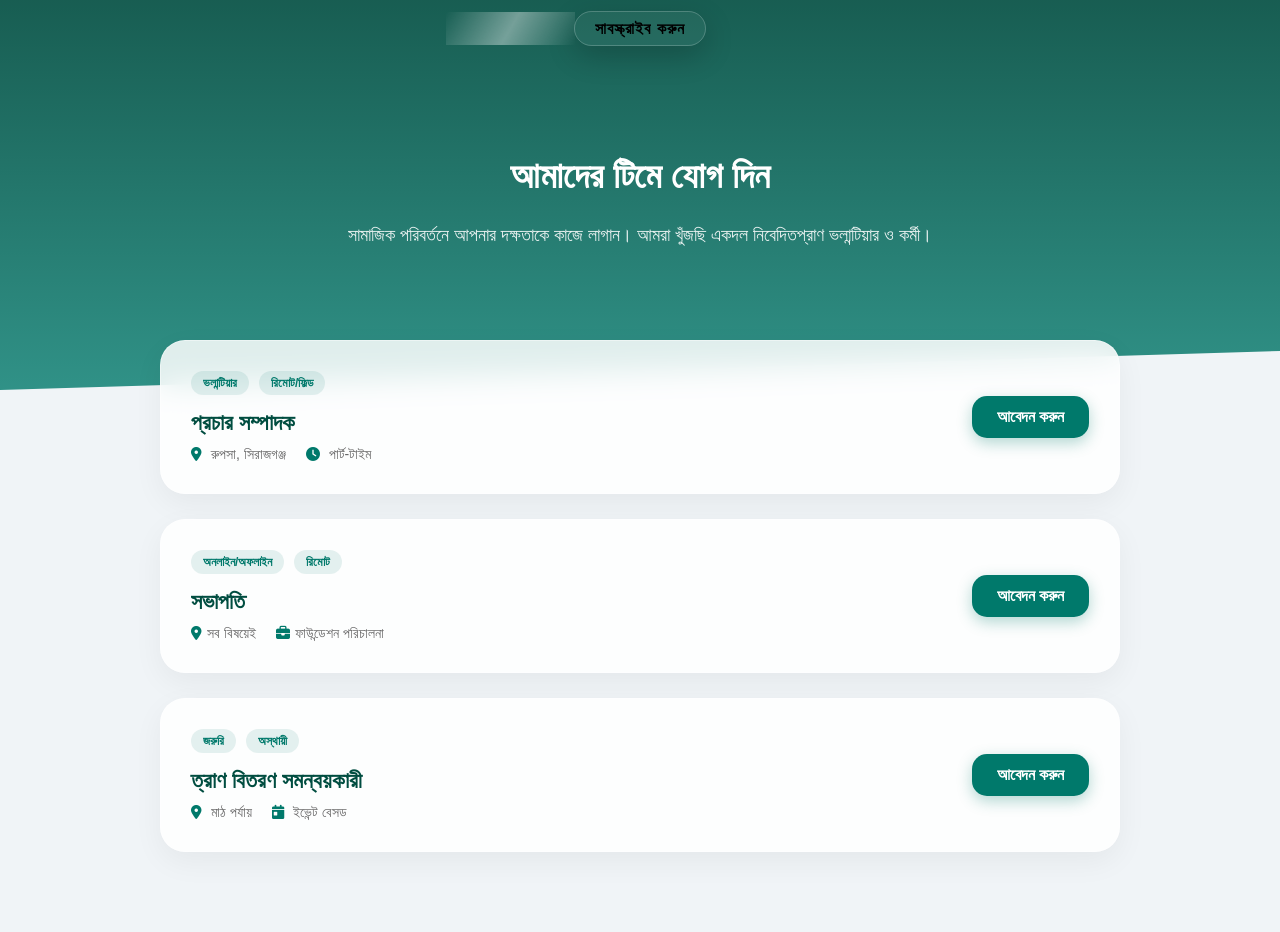
<file: career.html>
<!DOCTYPE html>
<html lang="bn">
<head>
    <meta charset="UTF-8">
    <meta name="viewport" content="width=device-width, initial-scale=1.0">
    <title>ক্যারিয়ার - RJ Foundation</title>
    <link rel="stylesheet" href="https://cdnjs.cloudflare.com/ajax/libs/font-awesome/6.4.0/css/all.min.css">





    <link rel="icon" type="image/png" href="favicon.png">
    
    <style>
        :root {
            --primary: #00796b;
            --secondary: #004d40;
            --accent: #ffb300;
            --glass: rgba(255, 255, 255, 0.85);
            --border: rgba(255, 255, 255, 0.4);
        }

        body {
            font-family: 'Segoe UI', Tahoma, Geneva, Verdana, sans-serif;
            background: #f0f4f7;
            margin: 0;
            padding: 0;
            color: #333;
        }

        /* হিরো সেকশন */
        .career-hero {
            background: linear-gradient(rgba(0, 77, 64, 0.9), rgba(0, 121, 107, 0.8)), 
                        url('https://images.unsplash.com/photo-1522202176988-66273c2fd55f?q=80&w=1200') no-repeat center/cover;
            height: 350px;
            display: flex;
            flex-direction: column;
            justify-content: center;
            align-items: center;
            color: white;
            text-align: center;
            padding: 20px;
            clip-path: polygon(0 0, 100% 0, 100% 90%, 0 100%);
        }

        .career-hero h1 { font-size: 36px; margin-bottom: 10px; }
        .career-hero p { font-size: 18px; max-width: 600px; opacity: 0.9; }

        .container {
            max-width: 1000px;
            margin: -50px auto 80px;
            padding: 0 20px;
            box-sizing: border-box; /* এটি নিশ্চিত করবে কন্টেইনার যেন বাইরে না যায় */
        }

        /* জব কার্ড ডিজাইন - ফিক্সড ভার্সন */
        .job-card {
            background: var(--glass);
            backdrop-filter: blur(15px);
            border-radius: 25px;
            padding: 30px;
            margin-bottom: 25px;
            border: 1px solid var(--border);
            display: flex;
            flex-wrap: nowrap; /* বাটনকে পাশে রাখবে */
            justify-content: space-between;
            align-items: center;
            box-shadow: 0 10px 30px rgba(0,0,0,0.05);
            transition: 0.4s cubic-bezier(0.175, 0.885, 0.32, 1.275);
            box-sizing: border-box; /* প্যাডিং যেন বক্সের বাইরে না ঠেলে */
            overflow: hidden; /* বাড়তি কিছু থাকলে তা কেটে দিবে */
        }

        .job-card:hover {
            transform: scale(1.02);
            box-shadow: 0 15px 40px rgba(0,121,107,0.15);
            border-color: var(--primary);
        }

        .job-info {
            flex: 1; /* টেক্সট যতটুকু সম্ভব জায়গা নিবে */
            min-width: 0; /* টেক্সট বড় হলেও বক্স ফাটবে না */
            margin-right: 20px;
        }

        .job-info h3 {
            font-size: 22px;
            color: var(--secondary);
            margin: 0 0 10px 0;
            white-space: normal; /* টাইটেল বড় হলে নিচে নামবে */
        }

        .job-tags {
            display: flex;
            gap: 10px;
            margin-bottom: 15px;
            flex-wrap: wrap;
        }

        .tag {
            padding: 5px 12px;
            border-radius: 50px;
            font-size: 12px;
            font-weight: bold;
            background: rgba(0, 121, 107, 0.1);
            color: var(--primary);
        }

        .job-meta {
            font-size: 14px;
            color: #666;
            display: flex;
            gap: 20px;
            flex-wrap: wrap;
        }

        .job-meta span i { color: var(--primary); margin-right: 5px; }

        /* অ্যাপ্লাই বাটন - ফিক্সড */
        .apply-btn {
            background: var(--primary);
            color: white !important;
            padding: 12px 25px;
            border-radius: 15px;
            text-decoration: none;
            font-weight: bold;
            transition: 0.3s;
            border: none;
            cursor: pointer;
            box-shadow: 0 5px 15px rgba(0,121,107,0.3);
            flex-shrink: 0; /* বাটন যেন ছোট না হয় */
            text-align: center;
            display: inline-block;
        }

        .apply-btn:hover {
            background: var(--secondary);
            box-shadow: 0 8px 20px rgba(0,77,64,0.4);
        }

        @media (max-width: 768px) {
            .job-card { 
                flex-direction: column; 
                align-items: stretch; 
                text-align: center; 
                padding: 20px;
            }
            .job-info { margin-right: 0; margin-bottom: 20px; }
            .job-tags, .job-meta { justify-content: center; }
            .apply-btn { width: 100%; box-sizing: border-box; }
        }









@import url('https://fonts.googleapis.com/css2?family=Poppins:wght@400;600;800&display=swap');

:root {
  --neon-glow: #00f2fe;
  --neon-purple: #4facfe;
}

/* নেভিগেশন কন্টেইনার - যা বাটনকে মাঝখানে রাখবে */
.ultra-nav {
  position: fixed;
  top: 20px; /* উপর থেকে একটু নিচে ফ্লোটিং স্টাইল */
  left: 0;
  width: 100%;
  display: flex;
  justify-content: center;
  align-items: center;
  z-index: 9999;
  pointer-events: none; /* যাতে পেজের অন্য কিছুতে ক্লিক করতে বাধা না দেয় */
}

/* স্মার্ট সাবস্ক্রাইব বাটন */
.smart-sub-btn {
  pointer-events: auto; /* বাটন ক্লিকযোগ্য করার জন্য */
  position: relative;
  padding: 8px 20px;
  background: rgba(255, 255, 255, 0.05);
  backdrop-filter: blur(15px);
  -webkit-backdrop-filter: blur(15px);
  border: 1px solid rgba(255, 255, 255, 0.2);
  border-radius: 100px;
  color: black;
  font-family: 'Poppins', sans-serif;
  font-size: 16px;
  font-weight: 600;
  text-decoration: none;
  letter-spacing: 1px;
  overflow: hidden;
  transition: all 0.5s cubic-bezier(0.175, 0.885, 0.32, 1.275);
  box-shadow: 0 10px 30px rgba(0, 0, 0, 0.2);
}

/* বাটন হোভার করলে যা হবে */
.smart-sub-btn:hover {
  transform: translateY(-5px) scale(1.05);
  background: #fff;
  color: #000;
  box-shadow: 0 15px 40px rgba(79, 172, 254, 0.4);
  border-color: transparent;
}

/* শিমার (Shimmer) ইফেক্ট - যা বাটনের ওপর দিয়ে লাইট পাস করবে */
.shimmer {
  position: absolute;
  top: 0;
  left: -100%;
  width: 100%;
  height: 100%;
  background: linear-gradient(
    120deg,
    transparent,
    rgba(255, 255, 255, 0.4),
    transparent
  );
  transition: all 0.2s;
  animation: shineLoop 4s infinite linear;
}

@keyframes shineLoop {
  0% { left: -100%; }
  20% { left: 100%; }
  100% { left: 100%; }
}

/* নিয়ন বর্ডার এনিমেশন (নিচে একটি সরু রেখা যা গ্লো করবে) */
.smart-sub-btn::after {
  content: '';
  position: absolute;
  bottom: 0;
  left: 50%;
  width: 0;
  height: 2px;
  background: linear-gradient(90deg, var(--neon-glow), var(--neon-purple));
  transition: all 0.4s ease;
  transform: translateX(-50%);
}

.smart-sub-btn:hover::after {
  width: 80%;
}
        
    </style>
</head>
<body>


<nav class="ultra-nav">
  <div class="nav-center">
    <a href="/subscribe/" class="smart-sub-btn">
      <span class="btn-content">সাবস্ক্রাইব করুন</span>
      <div class="shimmer"></div>
    </a>
  </div>
</nav>
    






    

    <section class="career-hero">
        <h1>আমাদের টিমে যোগ দিন</h1>
        <p>সামাজিক পরিবর্তনে আপনার দক্ষতাকে কাজে লাগান। আমরা খুঁজছি একদল নিবেদিতপ্রাণ ভলান্টিয়ার ও কর্মী।</p>
    </section>

    <div class="container">
        
        <div class="job-card">
            <div class="job-info">
                <div class="job-tags">
                    <span class="tag">ভলান্টিয়ার</span>
                    <span class="tag">রিমোট/ফিল্ড</span>
                </div>
                <h3>প্রচার সম্পাদক</h3>
                <div class="job-meta">
                    <span><i class="fas fa-map-marker-alt"></i> রুপসা, সিরাজগঞ্জ</span>
                    <span><i class="fas fa-clock"></i> পার্ট-টাইম</span>
                </div>
            </div>
            <a href="https://forms.gle/KmE9AguE9iJB3zw18" target="_blank" class="apply-btn">আবেদন করুন</a>
        </div>

        <div class="job-card">
            <div class="job-info">
                <div class="job-tags">
                    <span class="tag">অনলাইন/অফলাইন</span>
                    <span class="tag">রিমোট</span>
                </div>
                <h3>সভাপতি</h3>
                <div class="job-meta">
                    <span><i class="fas fa-map-marker-alt"></i>সব বিষয়েই</span>
                    <span><i class="fas fa-briefcase"></i>ফাউন্ডেশন পরিচালনা</span>
                </div>
            </div>
            <a href="https://forms.gle/PRZVpCuHb7dDRELw8" class="apply-btn">আবেদন করুন</a>
        </div>

        <div class="job-card">
            <div class="job-info">
                <div class="job-tags">
                    <span class="tag">জরুরি</span>
                    <span class="tag">অস্থায়ী</span>
                </div>
                <h3>ত্রাণ বিতরণ সমন্বয়কারী</h3>
                <div class="job-meta">
                    <span><i class="fas fa-map-marker-alt"></i> মাঠ পর্যায়</span>
                    <span><i class="fas fa-calendar-day"></i> ইভেন্ট বেসড</span>
                </div>
            </div>
            <a href="#" class="apply-btn">আবেদন করুন</a>
        </div>

    </div>




<!--Start of Tawk.to Script-->
<script type="text/javascript">
var Tawk_API=Tawk_API||{}, Tawk_LoadStart=new Date();

// শুধুমাত্র চ্যাট আইকনটি উপরে তোলার জন্য নিচের অংশটুকু
Tawk_API.customStyle = {
    visibility : {
        desktop : {
            yOffset : 100 // নিচ থেকে কতটুকু উপরে উঠবে (পিক্সেল)
        },
        mobile : {
            yOffset : 75 // মোবাইলের জন্য পজিশন
        }
    }
};



(function(){
var s1=document.createElement("script"),s0=document.getElementsByTagName("script")[0];
s1.async=true;
s1.src='https://embed.tawk.to/69dbb84d50bab81c348e073d/1jm14fs2g';
s1.charset='UTF-8';
s1.setAttribute('crossorigin','*');
s0.parentNode.insertBefore(s1,s0);
})();
</script>
<!--End of Tawk.to Script-->


    

</body>
</html>
</file>
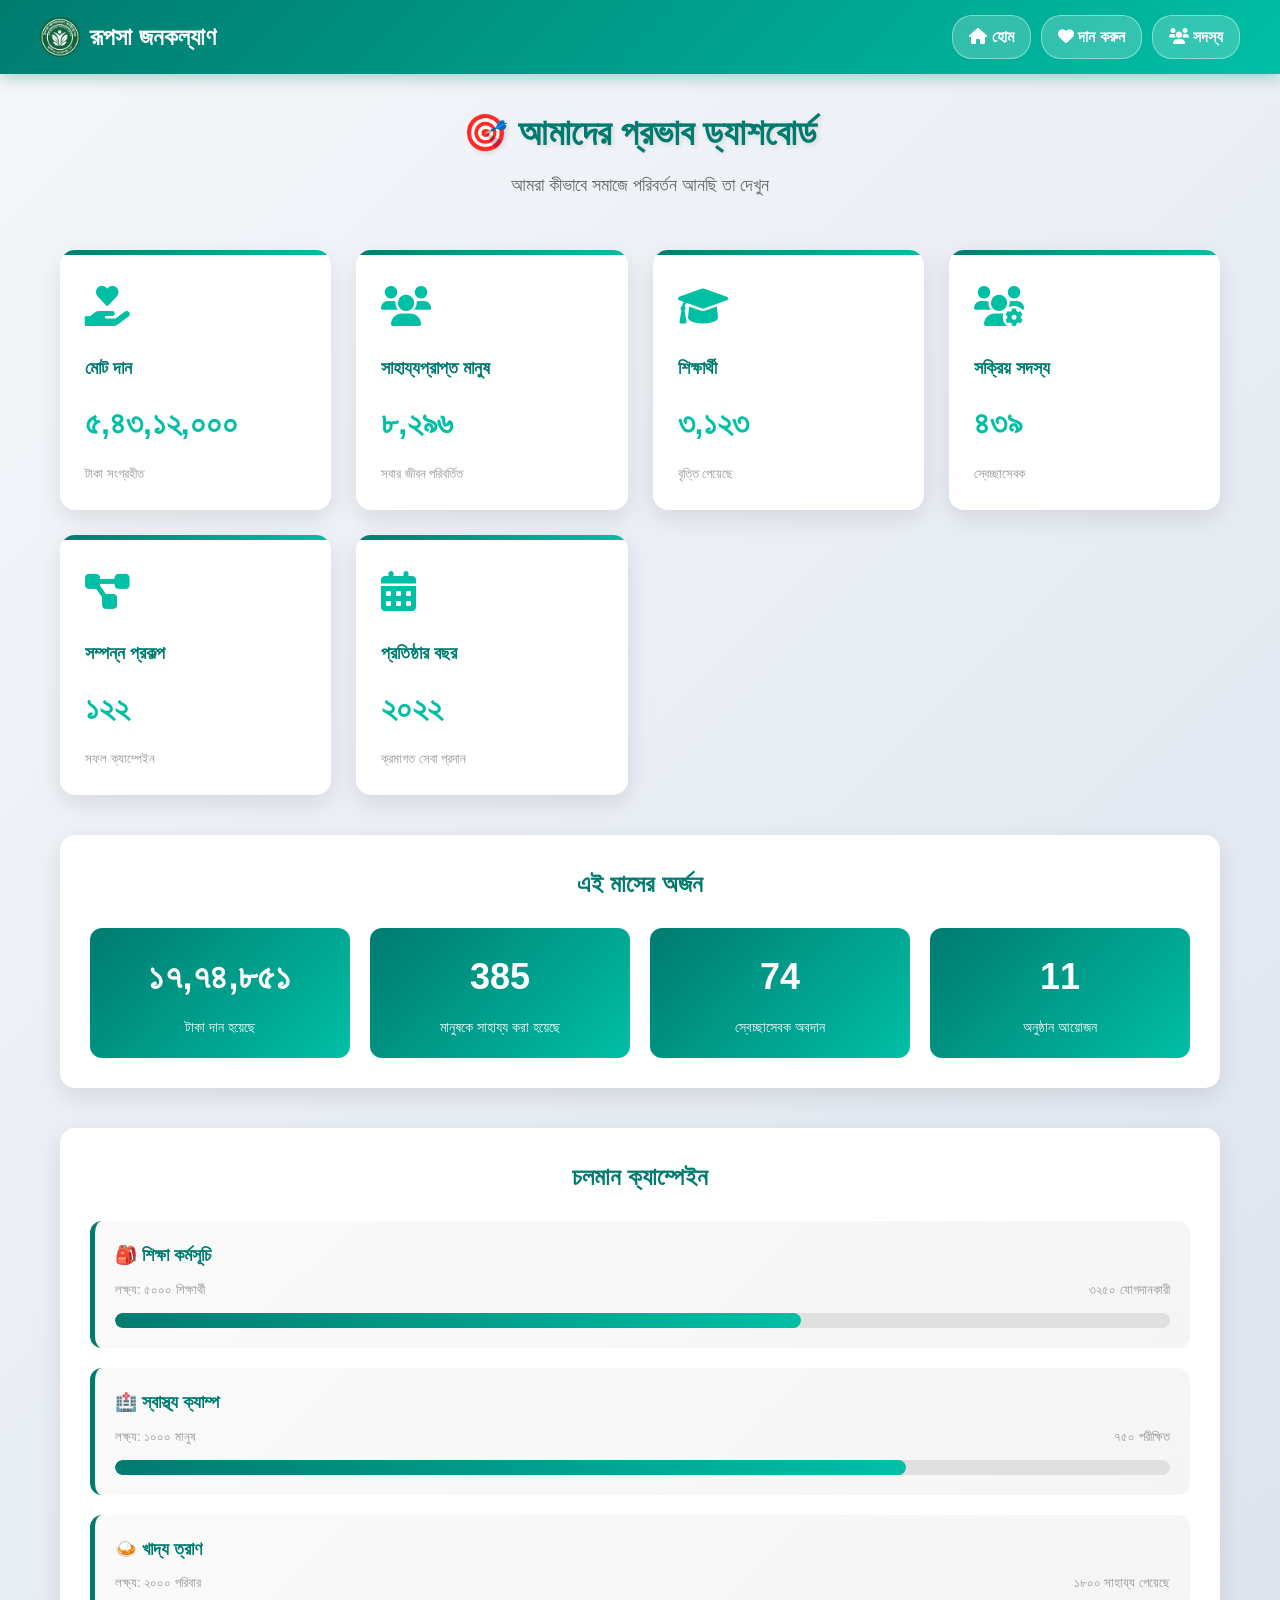
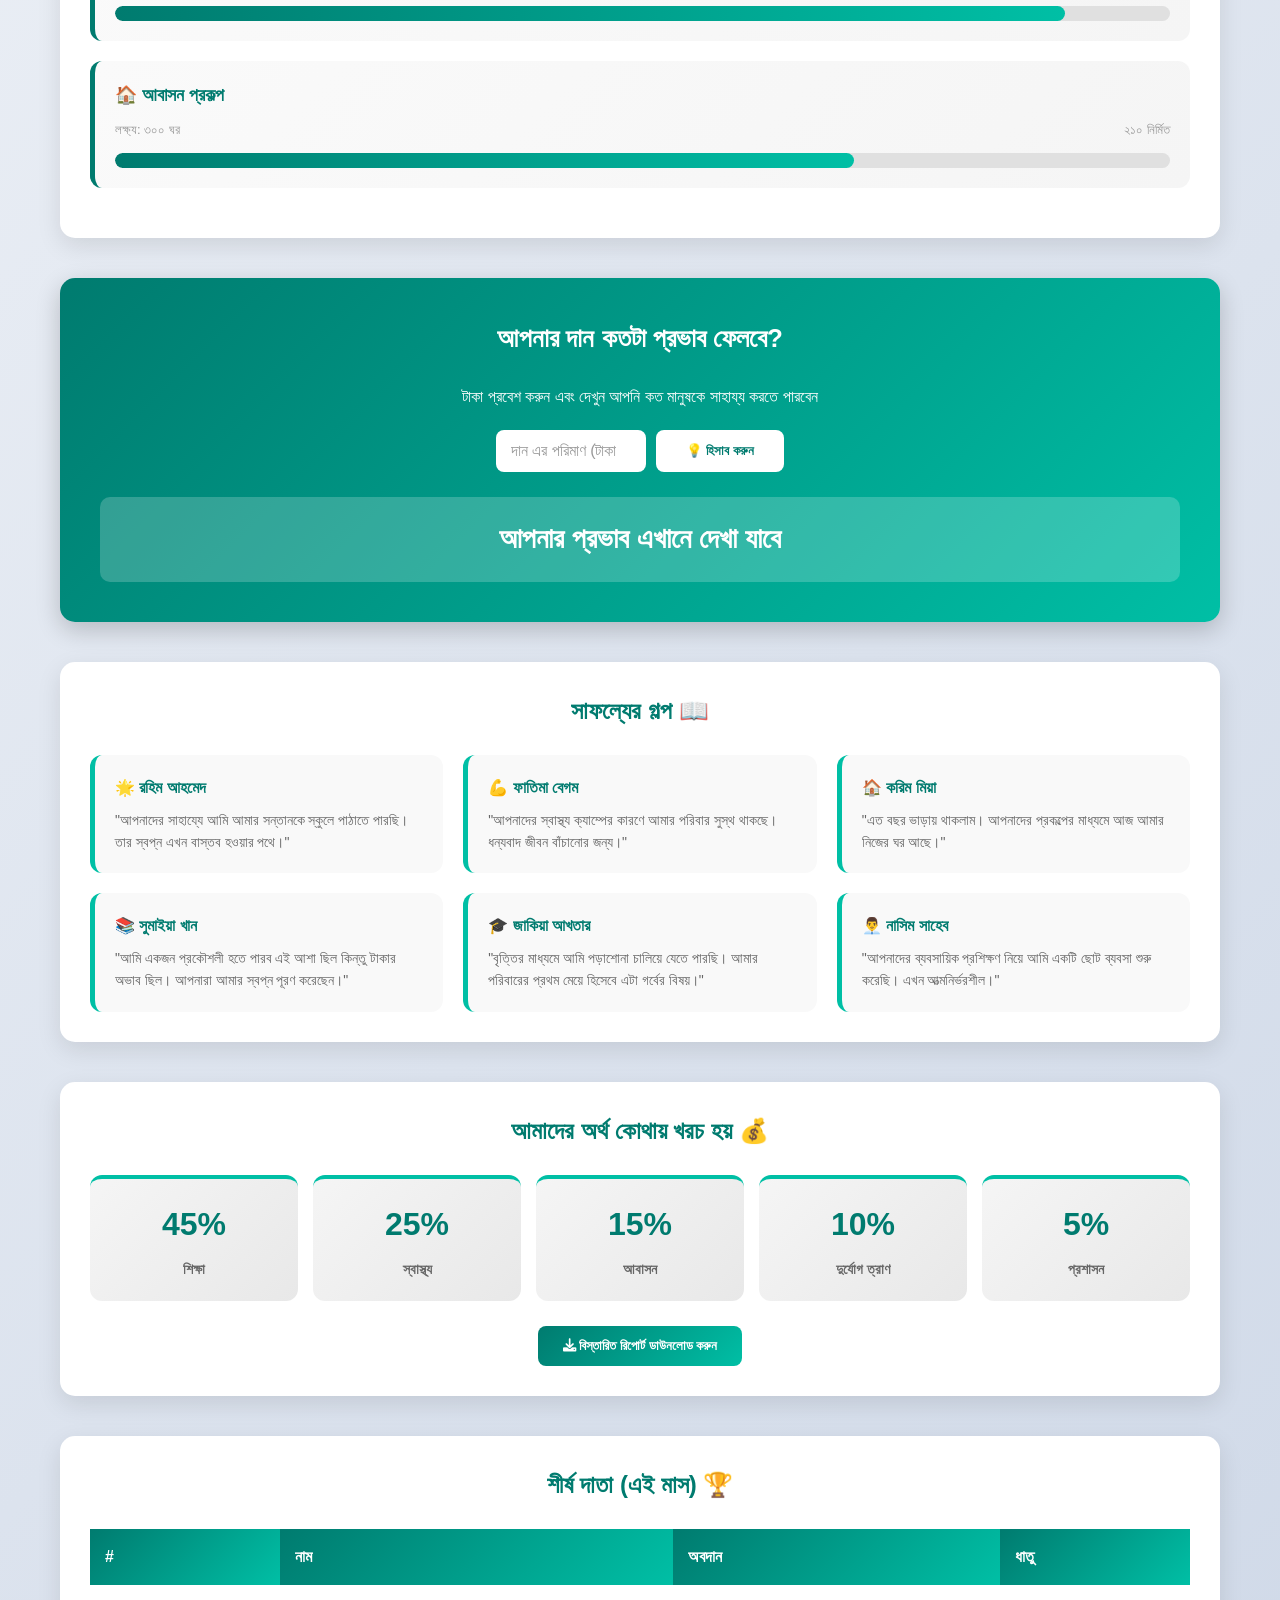
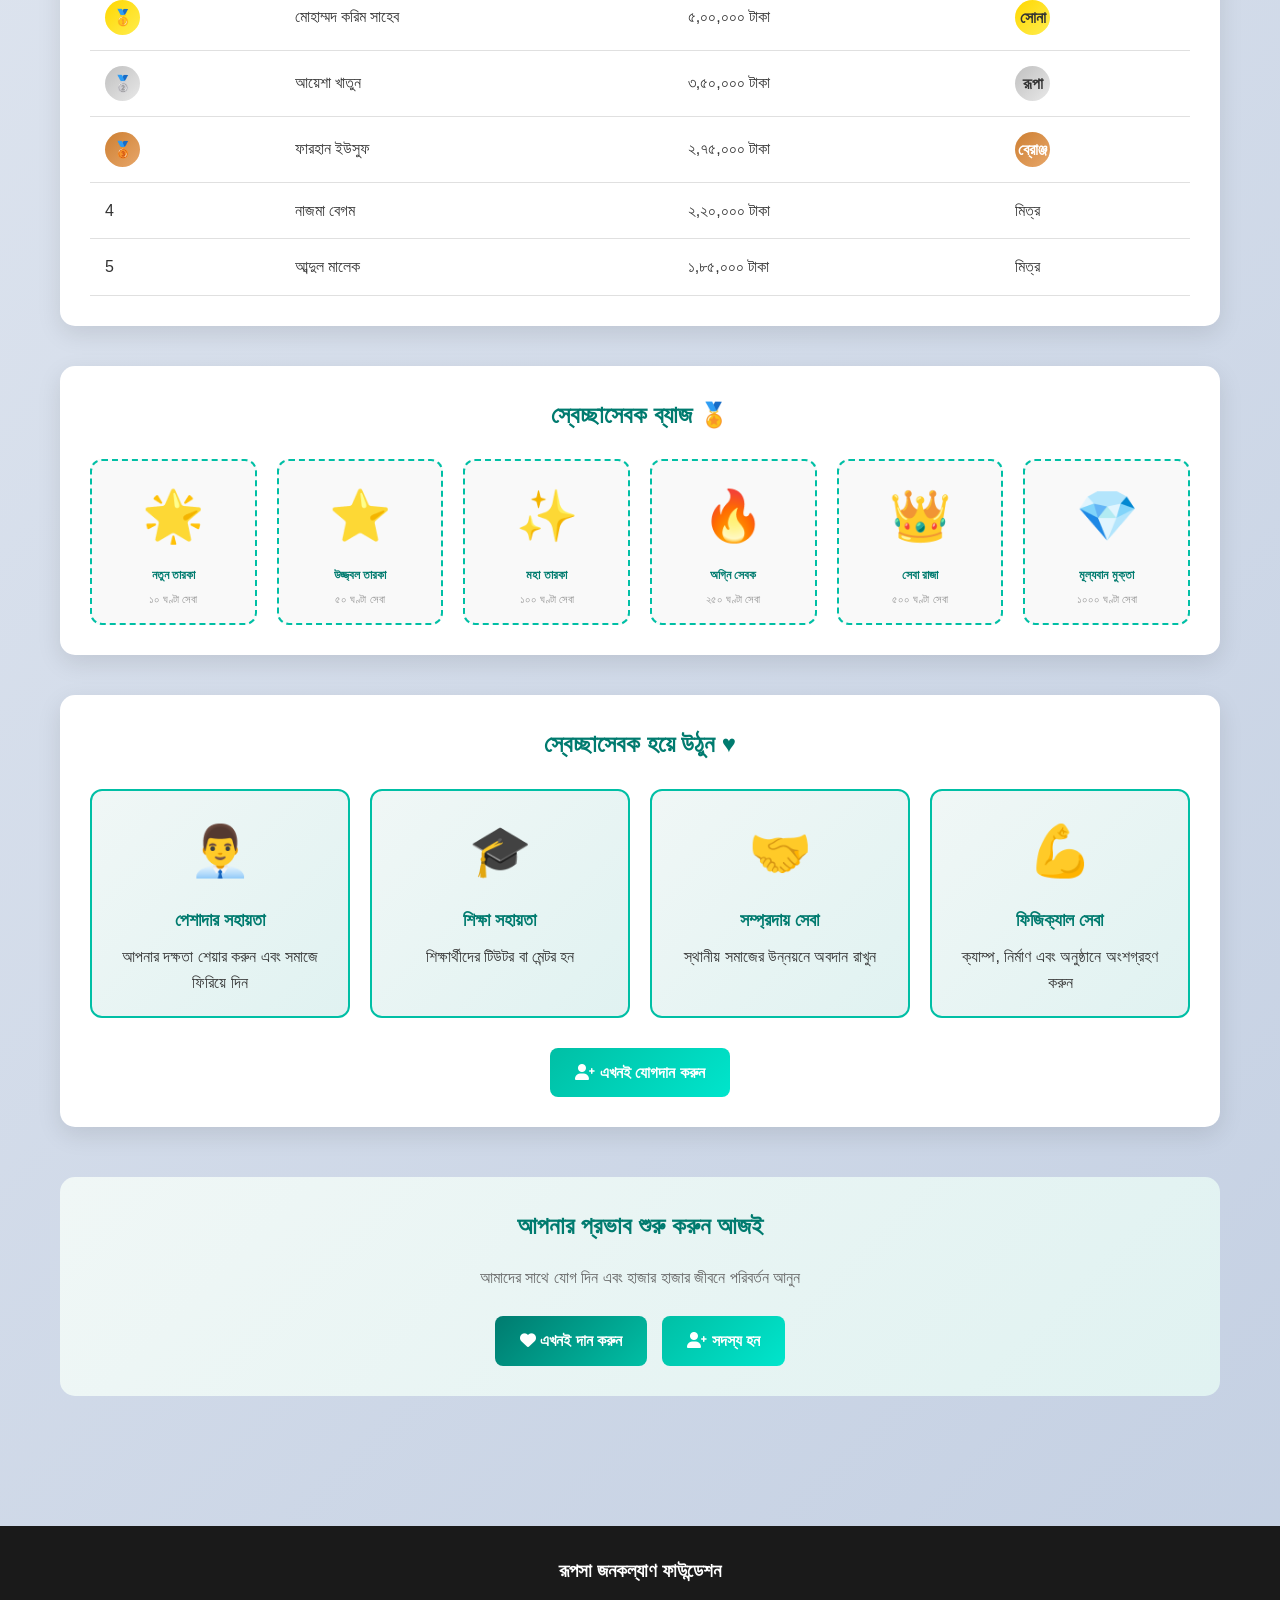
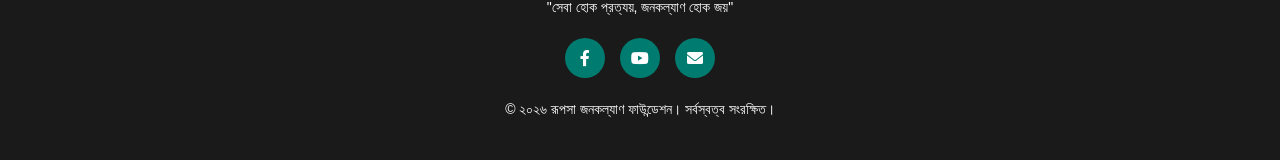
<file: impact-dashboard.html>
<!DOCTYPE html>
<html lang="bn">
<head>
    <meta charset="UTF-8">
    <meta name="viewport" content="width=device-width, initial-scale=1.0">
    <title>ইমপ্যাক্ট ড্যাশবোর্ড | রূপসা জনকল্যাণ ফাউন্ডেশন</title>
    <link rel="stylesheet" href="https://cdnjs.cloudflare.com/ajax/libs/font-awesome/6.0.0/css/all.min.css">
    <link rel="icon" type="image/png" href="favicon.png">
    <style>
        * {
            margin: 0;
            padding: 0;
            box-sizing: border-box;
        }

        :root {
            --primary: #007b6f;
            --secondary: #00bfa5;
            --danger: #ff4444;
            --warning: #ffb300;
            --success: #4caf50;
            --dark: #1a1a1a;
            --light: #f5f5f5;
            --text: #333;
        }

        body {
            font-family: 'Hind Siliguri', 'Segoe UI', sans-serif;
            background: linear-gradient(135deg, #f5f7fa 0%, #c3cfe2 100%);
            color: var(--text);
            line-height: 1.6;
            min-height: 100vh;
        }

        /* ============ নেভিগেশন ============ */
        .navbar {
            background: linear-gradient(135deg, var(--primary) 0%, var(--secondary) 100%);
            padding: 15px 20px;
            position: sticky;
            top: 0;
            z-index: 100;
            box-shadow: 0 4px 15px rgba(0, 123, 111, 0.3);
        }

        .navbar-container {
            max-width: 1200px;
            margin: 0 auto;
            display: flex;
            justify-content: space-between;
            align-items: center;
            flex-wrap: wrap;
            gap: 15px;
        }

        .navbar-logo {
            color: white;
            font-size: 24px;
            font-weight: 700;
            display: flex;
            align-items: center;
            gap: 10px;
        }

        .navbar-logo img {
            width: 40px;
            height: 40px;
            border-radius: 50%;
        }

        .nav-buttons {
            display: flex;
            gap: 10px;
            flex-wrap: wrap;
        }

        .nav-btn {
            background: rgba(255, 255, 255, 0.2);
            color: white;
            border: 1px solid rgba(255, 255, 255, 0.4);
            padding: 8px 16px;
            border-radius: 20px;
            cursor: pointer;
            font-weight: 600;
            transition: all 0.3s ease;
            text-decoration: none;
            display: inline-block;
        }

        .nav-btn:hover {
            background: white;
            color: var(--primary);
            transform: translateY(-2px);
        }

        /* ============ মূল কন্টেইনার ============ */
        .container {
            max-width: 1200px;
            margin: 0 auto;
            padding: 30px 20px;
        }

        /* ============ হেডার সেকশন ============ */
        .header-section {
            text-align: center;
            margin-bottom: 50px;
        }

        .header-section h1 {
            font-size: 36px;
            color: var(--primary);
            margin-bottom: 10px;
            text-shadow: 2px 2px 4px rgba(0, 0, 0, 0.1);
        }

        .header-section p {
            font-size: 18px;
            color: #666;
        }

        /* ============ ড্যাশবোর্ড গ্রিড ============ */
        .dashboard-grid {
            display: grid;
            grid-template-columns: repeat(auto-fit, minmax(250px, 1fr));
            gap: 25px;
            margin-bottom: 40px;
        }

        /* ============ কার্ড স্টাইল ============ */
        .card {
            background: white;
            border-radius: 15px;
            padding: 25px;
            box-shadow: 0 8px 25px rgba(0, 0, 0, 0.1);
            transition: all 0.3s ease;
            position: relative;
            overflow: hidden;
        }

        .card::before {
            content: '';
            position: absolute;
            top: 0;
            left: 0;
            right: 0;
            height: 5px;
            background: linear-gradient(90deg, var(--primary), var(--secondary));
        }

        .card:hover {
            transform: translateY(-10px);
            box-shadow: 0 15px 40px rgba(0, 123, 111, 0.2);
        }

        .card-icon {
            font-size: 40px;
            color: var(--secondary);
            margin-bottom: 15px;
        }

        .card-title {
            font-size: 18px;
            font-weight: 700;
            color: var(--primary);
            margin-bottom: 10px;
        }

        .card-value {
            font-size: 32px;
            font-weight: 800;
            color: var(--secondary);
            margin: 15px 0;
        }

        .card-subtitle {
            font-size: 13px;
            color: #999;
        }

        /* ============ স্ট্যাটিস্টিক্স সেকশন ============ */
        .stats-container {
            background: white;
            border-radius: 15px;
            padding: 30px;
            box-shadow: 0 8px 25px rgba(0, 0, 0, 0.1);
            margin-bottom: 40px;
        }

        .stats-title {
            font-size: 24px;
            font-weight: 700;
            color: var(--primary);
            margin-bottom: 25px;
            text-align: center;
        }

        .stats-grid {
            display: grid;
            grid-template-columns: repeat(auto-fit, minmax(200px, 1fr));
            gap: 20px;
        }

        .stat-item {
            text-align: center;
            padding: 20px;
            background: linear-gradient(135deg, var(--primary) 0%, var(--secondary) 100%);
            border-radius: 12px;
            color: white;
        }

        .stat-number {
            font-size: 36px;
            font-weight: 800;
            margin-bottom: 10px;
        }

        .stat-label {
            font-size: 14px;
            opacity: 0.95;
        }

        /* ============ প্রগতি বার ============ */
        .progress-section {
            background: white;
            border-radius: 15px;
            padding: 30px;
            box-shadow: 0 8px 25px rgba(0, 0, 0, 0.1);
            margin-bottom: 40px;
        }

        .progress-item {
            margin-bottom: 25px;
        }

        .progress-label {
            display: flex;
            justify-content: space-between;
            margin-bottom: 8px;
            font-weight: 600;
            color: var(--text);
        }

        .progress-bar-bg {
            width: 100%;
            height: 15px;
            background: #e0e0e0;
            border-radius: 10px;
            overflow: hidden;
        }

        .progress-bar-fill {
            height: 100%;
            background: linear-gradient(90deg, var(--primary), var(--secondary));
            border-radius: 10px;
            transition: width 1s ease;
        }

        /* ============ সাফল্যের গল্প ============ */
        .stories-container {
            background: white;
            border-radius: 15px;
            padding: 30px;
            box-shadow: 0 8px 25px rgba(0, 0, 0, 0.1);
            margin-bottom: 40px;
        }

        .story-grid {
            display: grid;
            grid-template-columns: repeat(auto-fit, minmax(300px, 1fr));
            gap: 20px;
        }

        .story-card {
            background: #f9f9f9;
            border-radius: 12px;
            padding: 20px;
            border-left: 5px solid var(--secondary);
            transition: all 0.3s ease;
        }

        .story-card:hover {
            transform: translateX(5px);
            box-shadow: 0 8px 20px rgba(0, 191, 165, 0.15);
        }

        .story-name {
            font-weight: 700;
            color: var(--primary);
            margin-bottom: 8px;
        }

        .story-text {
            font-size: 14px;
            color: #666;
            line-height: 1.6;
        }

        /* ============ ভলান্টিয়ার সেকশন ============ */
        .volunteer-section {
            background: white;
            border-radius: 15px;
            padding: 30px;
            box-shadow: 0 8px 25px rgba(0, 0, 0, 0.1);
            margin-bottom: 40px;
        }

        .volunteer-grid {
            display: grid;
            grid-template-columns: repeat(auto-fit, minmax(250px, 1fr));
            gap: 20px;
        }

        .volunteer-card {
            text-align: center;
            padding: 20px;
            background: linear-gradient(135deg, #f0f7f6 0%, #e0f2f1 100%);
            border-radius: 12px;
            border: 2px solid var(--secondary);
        }

        .volunteer-icon {
            font-size: 50px;
            margin-bottom: 15px;
            animation: bounce 2s infinite;
        }

        @keyframes bounce {
            0%, 100% { transform: translateY(0); }
            50% { transform: translateY(-10px); }
        }

        /* ============ ক্যাম্পেইন ট্র্যাকিং ============ */
        .campaign-section {
            background: white;
            border-radius: 15px;
            padding: 30px;
            box-shadow: 0 8px 25px rgba(0, 0, 0, 0.1);
            margin-bottom: 40px;
        }

        .campaign-item {
            background: linear-gradient(135deg, #fafafa 0%, #f5f5f5 100%);
            padding: 20px;
            border-radius: 12px;
            margin-bottom: 20px;
            border-left: 5px solid var(--primary);
        }

        .campaign-name {
            font-size: 18px;
            font-weight: 700;
            color: var(--primary);
            margin-bottom: 10px;
        }

        .campaign-meta {
            display: flex;
            justify-content: space-between;
            font-size: 13px;
            color: #999;
            margin-bottom: 12px;
        }

        /* ============ ডোনার লিডারবোর্ড ============ */
        .leaderboard-section {
            background: white;
            border-radius: 15px;
            padding: 30px;
            box-shadow: 0 8px 25px rgba(0, 0, 0, 0.1);
            margin-bottom: 40px;
        }

        .leaderboard-table {
            width: 100%;
            border-collapse: collapse;
        }

        .leaderboard-table th {
            background: linear-gradient(135deg, var(--primary), var(--secondary));
            color: white;
            padding: 15px;
            text-align: left;
            font-weight: 700;
        }

        .leaderboard-table td {
            padding: 15px;
            border-bottom: 1px solid #e0e0e0;
        }

        .leaderboard-table tr:hover {
            background: #f9f9f9;
        }

        .rank-badge {
            display: inline-block;
            width: 35px;
            height: 35px;
            background: linear-gradient(135deg, var(--primary), var(--secondary));
            color: white;
            border-radius: 50%;
            text-align: center;
            line-height: 35px;
            font-weight: 700;
        }

        .rank-1 { background: linear-gradient(135deg, #ffd700, #ffed4e); color: #333; }
        .rank-2 { background: linear-gradient(135deg, #c0c0c0, #e8e8e8); color: #333; }
        .rank-3 { background: linear-gradient(135deg, #cd7f32, #e8a76a); color: white; }

        /* ============ ট্রান্সপারেন্সি সেকশন ============ */
        .transparency-section {
            background: white;
            border-radius: 15px;
            padding: 30px;
            box-shadow: 0 8px 25px rgba(0, 0, 0, 0.1);
            margin-bottom: 40px;
        }

        .fund-chart {
            display: grid;
            grid-template-columns: repeat(auto-fit, minmax(150px, 1fr));
            gap: 15px;
        }

        .fund-item {
            background: linear-gradient(135deg, var(--light) 0%, #e8e8e8 100%);
            padding: 20px;
            border-radius: 12px;
            text-align: center;
            border-top: 4px solid var(--secondary);
        }

        .fund-percentage {
            font-size: 32px;
            font-weight: 800;
            color: var(--primary);
            margin-bottom: 8px;
        }

        .fund-label {
            font-size: 14px;
            color: #666;
            font-weight: 600;
        }

        /* ============ ইমপ্যাক্ট ক্যালকুলেটর ============ */
        .calculator-section {
            background: linear-gradient(135deg, var(--primary) 0%, var(--secondary) 100%);
            border-radius: 15px;
            padding: 40px;
            box-shadow: 0 8px 25px rgba(0, 0, 0, 0.2);
            margin-bottom: 40px;
            color: white;
            text-align: center;
        }

        .calculator-title {
            font-size: 26px;
            font-weight: 700;
            margin-bottom: 25px;
        }

        .calculator-input {
            display: flex;
            gap: 10px;
            margin-bottom: 25px;
            justify-content: center;
            flex-wrap: wrap;
        }

        .calc-input {
            padding: 12px 15px;
            border: none;
            border-radius: 8px;
            font-size: 16px;
            width: 150px;
        }

        .calc-input::placeholder {
            color: #999;
        }

        .calc-btn {
            background: white;
            color: var(--primary);
            border: none;
            padding: 12px 30px;
            border-radius: 8px;
            font-weight: 700;
            cursor: pointer;
            transition: all 0.3s ease;
        }

        .calc-btn:hover {
            transform: scale(1.05);
            box-shadow: 0 8px 20px rgba(0, 0, 0, 0.2);
        }

        .calculator-result {
            font-size: 28px;
            font-weight: 800;
            background: rgba(255, 255, 255, 0.2);
            padding: 20px;
            border-radius: 10px;
            margin-top: 20px;
            min-height: 60px;
            display: flex;
            align-items: center;
            justify-content: center;
        }

        /* ============ বার্জ/রিওয়ার্ড সেকশন ============ */
        .badges-section {
            background: white;
            border-radius: 15px;
            padding: 30px;
            box-shadow: 0 8px 25px rgba(0, 0, 0, 0.1);
            margin-bottom: 40px;
        }

        .badges-grid {
            display: grid;
            grid-template-columns: repeat(auto-fit, minmax(120px, 1fr));
            gap: 20px;
        }

        .badge-item {
            text-align: center;
            padding: 15px;
            background: #f9f9f9;
            border-radius: 12px;
            border: 2px dashed var(--secondary);
            transition: all 0.3s ease;
        }

        .badge-item:hover {
            transform: scale(1.1);
            background: #f0f7f6;
            border-color: var(--primary);
        }

        .badge-icon {
            font-size: 50px;
            margin-bottom: 10px;
        }

        .badge-name {
            font-weight: 700;
            color: var(--primary);
            font-size: 12px;
        }

        /* ============ ফুটার ============ */
        .footer {
            background: var(--dark);
            color: white;
            text-align: center;
            padding: 30px 20px;
            margin-top: 50px;
        }

        .footer-content {
            max-width: 1200px;
            margin: 0 auto;
        }

        .footer p {
            margin: 10px 0;
            font-size: 14px;
        }

        .social-links {
            display: flex;
            justify-content: center;
            gap: 15px;
            margin: 20px 0;
        }

        .social-links a {
            display: inline-flex;
            align-items: center;
            justify-content: center;
            width: 40px;
            height: 40px;
            background: var(--primary);
            color: white;
            border-radius: 50%;
            transition: all 0.3s ease;
            text-decoration: none;
        }

        .social-links a:hover {
            background: var(--secondary);
            transform: translateY(-5px);
        }

        /* ============ বাটন স্টাইল ============ */
        .btn {
            display: inline-block;
            padding: 12px 25px;
            background: linear-gradient(135deg, var(--primary), var(--secondary));
            color: white;
            border: none;
            border-radius: 8px;
            font-weight: 700;
            cursor: pointer;
            transition: all 0.3s ease;
            text-decoration: none;
        }

        .btn:hover {
            transform: translateY(-3px);
            box-shadow: 0 8px 20px rgba(0, 123, 111, 0.3);
        }

        .btn-secondary {
            background: linear-gradient(135deg, #00bfa5, #00e5cc);
        }

        /* ============ রেসপন্সিভ ডিজাইন ============ */
        @media (max-width: 768px) {
            .header-section h1 {
                font-size: 28px;
            }

            .dashboard-grid {
                grid-template-columns: 1fr;
                gap: 15px;
            }

            .navbar-container {
                flex-direction: column;
            }

            .leaderboard-table {
                font-size: 12px;
            }

            .leaderboard-table th,
            .leaderboard-table td {
                padding: 10px;
            }

            .calculator-section {
                padding: 20px;
            }

            .calculator-input {
                flex-direction: column;
                align-items: center;
            }

            .calc-input {
                width: 100%;
                max-width: 200px;
            }
        }

        /* ============ অ্যানিমেশন ============ */
        @keyframes fadeInUp {
            from {
                opacity: 0;
                transform: translateY(20px);
            }
            to {
                opacity: 1;
                transform: translateY(0);
            }
        }

        .animate-in {
            animation: fadeInUp 0.6s ease-out;
        }

        .counter {
            transition: all 0.3s ease;
        }
    </style>
</head>
<body>
    <!-- নেভিগেশন বার -->
    <div class="navbar">
        <div class="navbar-container">
            <div class="navbar-logo">
                <img src="rupsha_jonokollan_foundation.webp" alt="RJF">
                <span>রূপসা জনকল্যাণ</span>
            </div>
            <div class="nav-buttons">
                <a href="index.html" class="nav-btn"><i class="fas fa-home"></i> হোম</a>
                <a href="donate/" class="nav-btn"><i class="fas fa-heart"></i> দান করুন</a>
                <a href="member/" class="nav-btn"><i class="fas fa-users"></i> সদস্য</a>
            </div>
        </div>
    </div>

    <!-- মূল কন্টেইনার -->
    <div class="container">
        <!-- হেডার সেকশন -->
        <div class="header-section animate-in">
            <h1>🎯 আমাদের প্রভাব ড্যাশবোর্ড</h1>
            <p>আমরা কীভাবে সমাজে পরিবর্তন আনছি তা দেখুন</p>
        </div>

        <!-- প্রধান স্ট্যাটিস্টিকস কার্ড -->
        <div class="dashboard-grid">
            <div class="card animate-in">
                <div class="card-icon"><i class="fas fa-hand-holding-heart"></i></div>
                <div class="card-title">মোট দান</div>
                <div class="card-value counter" data-target="54750000">0</div>
                <div class="card-subtitle">টাকা সংগ্রহীত</div>
            </div>

            <div class="card animate-in">
                <div class="card-icon"><i class="fas fa-users"></i></div>
                <div class="card-title">সাহায্যপ্রাপ্ত মানুষ</div>
                <div class="card-value counter" data-target="8500">0</div>
                <div class="card-subtitle">সবার জীবন পরিবর্তিত</div>
            </div>

            <div class="card animate-in">
                <div class="card-icon"><i class="fas fa-graduation-cap"></i></div>
                <div class="card-title">শিক্ষার্থী</div>
                <div class="card-value counter" data-target="3200">0</div>
                <div class="card-subtitle">বৃত্তি পেয়েছে</div>
            </div>

            <div class="card animate-in">
                <div class="card-icon"><i class="fas fa-users-cog"></i></div>
                <div class="card-title">সক্রিয় সদস্য</div>
                <div class="card-value counter" data-target="450">0</div>
                <div class="card-subtitle">স্বেচ্ছাসেবক</div>
            </div>

            <div class="card animate-in">
                <div class="card-icon"><i class="fas fa-project-diagram"></i></div>
                <div class="card-title">সম্পন্ন প্রকল্প</div>
                <div class="card-value counter" data-target="125">0</div>
                <div class="card-subtitle">সফল ক্যাম্পেইন</div>
            </div>

            <div class="card animate-in">
                <div class="card-icon"><i class="fas fa-calendar-alt"></i></div>
                <div class="card-title">প্রতিষ্ঠার বছর</div>
                <div class="card-value">২০২২</div>
                <div class="card-subtitle">ক্রমাগত সেবা প্রদান</div>
            </div>
        </div>

        <!-- বিস্তারিত স্ট্যাটিস্টিকস -->
        <div class="stats-container animate-in">
            <div class="stats-title">এই মাসের অর্জন</div>
            <div class="stats-grid">
                <div class="stat-item">
                    <div class="stat-number" id="monthDonation">0</div>
                    <div class="stat-label">টাকা দান হয়েছে</div>
                </div>
                <div class="stat-item">
                    <div class="stat-number" id="monthHelped">0</div>
                    <div class="stat-label">মানুষকে সাহায্য করা হয়েছে</div>
                </div>
                <div class="stat-item">
                    <div class="stat-number" id="monthVolunteer">0</div>
                    <div class="stat-label">স্বেচ্ছাসেবক অবদান</div>
                </div>
                <div class="stat-item">
                    <div class="stat-number" id="monthEvent">0</div>
                    <div class="stat-label">অনুষ্ঠান আয়োজন</div>
                </div>
            </div>
        </div>

        <!-- ক্যাম্পেইন ট্র্যাকিং -->
        <div class="campaign-section animate-in">
            <h2 class="stats-title">চলমান ক্যাম্পেইন</h2>
            
            <div class="campaign-item">
                <div class="campaign-name">🎒 শিক্ষা কর্মসূচি</div>
                <div class="campaign-meta">
                    <span>লক্ষ্য: ৫০০০ শিক্ষার্থী</span>
                    <span id="eduProgress">৩২৫০ যোগদানকারী</span>
                </div>
                <div class="progress-bar-bg">
                    <div class="progress-bar-fill" style="width: 65%;"></div>
                </div>
            </div>

            <div class="campaign-item">
                <div class="campaign-name">🏥 স্বাস্থ্য ক্যাম্প</div>
                <div class="campaign-meta">
                    <span>লক্ষ্য: ১০০০ মানুষ</span>
                    <span id="healthProgress">৭৫০ পরীক্ষিত</span>
                </div>
                <div class="progress-bar-bg">
                    <div class="progress-bar-fill" style="width: 75%;"></div>
                </div>
            </div>

            <div class="campaign-item">
                <div class="campaign-name">🍛 খাদ্য ত্রাণ</div>
                <div class="campaign-meta">
                    <span>লক্ষ্য: ২০০০ পরিবার</span>
                    <span id="foodProgress">১৮০০ সাহায্য পেয়েছে</span>
                </div>
                <div class="progress-bar-bg">
                    <div class="progress-bar-fill" style="width: 90%;"></div>
                </div>
            </div>

            <div class="campaign-item">
                <div class="campaign-name">🏠 আবাসন প্রকল্প</div>
                <div class="campaign-meta">
                    <span>লক্ষ্য: ৩০০ ঘর</span>
                    <span id="houseProgress">২১০ নির্মিত</span>
                </div>
                <div class="progress-bar-bg">
                    <div class="progress-bar-fill" style="width: 70%;"></div>
                </div>
            </div>
        </div>

        <!-- ইমপ্যাক্ট ক্যালকুলেটর -->
        <div class="calculator-section animate-in">
            <div class="calculator-title">আপনার দান কতটা প্রভাব ফেলবে?</div>
            <p style="margin-bottom: 20px; font-size: 16px;">টাকা প্রবেশ করুন এবং দেখুন আপনি কত মানুষকে সাহায্য করতে পারবেন</p>
            <div class="calculator-input">
                <input type="number" id="donationAmount" class="calc-input" placeholder="দান এর পরিমাণ (টাকা)">
                <button class="calc-btn" onclick="calculateImpact()">💡 হিসাব করুন</button>
            </div>
            <div class="calculator-result" id="impactResult">
                আপনার প্রভাব এখানে দেখা যাবে
            </div>
        </div>

        <!-- সাফল্যের গল্প -->
        <div class="stories-container animate-in">
            <h2 class="stats-title">সাফল্যের গল্প 📖</h2>
            <div class="story-grid">
                <div class="story-card">
                    <div class="story-name">🌟 রহিম আহমেদ</div>
                    <div class="story-text">
                        "আপনাদের সাহায্যে আমি আমার সন্তানকে স্কুলে পাঠাতে পারছি। তার স্বপ্ন এখন বাস্তব হওয়ার পথে।"
                    </div>
                </div>

                <div class="story-card">
                    <div class="story-name">💪 ফাতিমা বেগম</div>
                    <div class="story-text">
                        "আপনাদের স্বাস্থ্য ক্যাম্পের কারণে আমার পরিবার সুস্থ থাকছে। ধন্যবাদ জীবন বাঁচানোর জন্য।"
                    </div>
                </div>

                <div class="story-card">
                    <div class="story-name">🏠 করিম মিয়া</div>
                    <div class="story-text">
                        "এত বছর ভাড়ায় থাকলাম। আপনাদের প্রকল্পের মাধ্যমে আজ আমার নিজের ঘর আছে।"
                    </div>
                </div>

                <div class="story-card">
                    <div class="story-name">📚 সুমাইয়া খান</div>
                    <div class="story-text">
                        "আমি একজন প্রকৌশলী হতে পারব এই আশা ছিল কিন্তু টাকার অভাব ছিল। আপনারা আমার স্বপ্ন পূরণ করেছেন।"
                    </div>
                </div>

                <div class="story-card">
                    <div class="story-name">🎓 জাকিয়া আখতার</div>
                    <div class="story-text">
                        "বৃত্তির মাধ্যমে আমি পড়াশোনা চালিয়ে যেতে পারছি। আমার পরিবারের প্রথম মেয়ে হিসেবে এটা গর্বের বিষয়।"
                    </div>
                </div>

                <div class="story-card">
                    <div class="story-name">👨‍💼 নাসিম সাহেব</div>
                    <div class="story-text">
                        "আপনাদের ব্যবসায়িক প্রশিক্ষণ নিয়ে আমি একটি ছোট ব্যবসা শুরু করেছি। এখন আত্মনির্ভরশীল।"
                    </div>
                </div>
            </div>
        </div>

        <!-- ট্রান্সপারেন্সি রিপোর্ট -->
        <div class="transparency-section animate-in">
            <h2 class="stats-title">আমাদের অর্থ কোথায় খরচ হয় 💰</h2>
            <div class="fund-chart">
                <div class="fund-item">
                    <div class="fund-percentage">45%</div>
                    <div class="fund-label">শিক্ষা</div>
                </div>
                <div class="fund-item">
                    <div class="fund-percentage">25%</div>
                    <div class="fund-label">স্বাস্থ্য</div>
                </div>
                <div class="fund-item">
                    <div class="fund-percentage">15%</div>
                    <div class="fund-label">আবাসন</div>
                </div>
                <div class="fund-item">
                    <div class="fund-percentage">10%</div>
                    <div class="fund-label">দুর্যোগ ত্রাণ</div>
                </div>
                <div class="fund-item">
                    <div class="fund-percentage">5%</div>
                    <div class="fund-label">প্রশাসন</div>
                </div>
            </div>
            <div style="margin-top: 25px; text-align: center;">
                <button class="btn" onclick="downloadTransparencyReport()">
                    <i class="fas fa-download"></i> বিস্তারিত রিপোর্ট ডাউনলোড করুন
                </button>
            </div>
        </div>

        <!-- ডোনার লিডারবোর্ড -->
        <div class="leaderboard-section animate-in">
            <h2 class="stats-title">শীর্ষ দাতা (এই মাস) 🏆</h2>
            <table class="leaderboard-table">
                <thead>
                    <tr>
                        <th>#</th>
                        <th>নাম</th>
                        <th>অবদান</th>
                        <th>ধাতু</th>
                    </tr>
                </thead>
                <tbody>
                    <tr>
                        <td><span class="rank-badge rank-1">🥇</span></td>
                        <td>মোহাম্মদ করিম সাহেব</td>
                        <td>৫,০০,০০০ টাকা</td>
                        <td><span class="rank-badge rank-1">সোনা</span></td>
                    </tr>
                    <tr>
                        <td><span class="rank-badge rank-2">🥈</span></td>
                        <td>আয়েশা খাতুন</td>
                        <td>৩,৫০,০০০ টাকা</td>
                        <td><span class="rank-badge rank-2">রূপা</span></td>
                    </tr>
                    <tr>
                        <td><span class="rank-badge rank-3">🥉</span></td>
                        <td>ফারহান ইউসুফ</td>
                        <td>২,৭৫,০০০ টাকা</td>
                        <td><span class="rank-badge rank-3">ব্রোঞ্জ</span></td>
                    </tr>
                    <tr>
                        <td>4</td>
                        <td>নাজমা বেগম</td>
                        <td>২,২০,০০০ টাকা</td>
                        <td>মিত্র</td>
                    </tr>
                    <tr>
                        <td>5</td>
                        <td>আব্দুল মালেক</td>
                        <td>১,৮৫,০০০ টাকা</td>
                        <td>মিত্র</td>
                    </tr>
                </tbody>
            </table>
        </div>

        <!-- স্বেচ্ছাসেবক কৃতিত্ব -->
        <div class="badges-section animate-in">
            <h2 class="stats-title">স্বেচ্ছাসেবক ব্যাজ 🏅</h2>
            <div class="badges-grid">
                <div class="badge-item">
                    <div class="badge-icon">🌟</div>
                    <div class="badge-name">নতুন তারকা</div>
                    <div style="font-size: 11px; color: #999; margin-top: 5px;">১০ ঘণ্টা সেবা</div>
                </div>
                <div class="badge-item">
                    <div class="badge-icon">⭐</div>
                    <div class="badge-name">উজ্জ্বল তারকা</div>
                    <div style="font-size: 11px; color: #999; margin-top: 5px;">৫০ ঘণ্টা সেবা</div>
                </div>
                <div class="badge-item">
                    <div class="badge-icon">✨</div>
                    <div class="badge-name">মহা তারকা</div>
                    <div style="font-size: 11px; color: #999; margin-top: 5px;">১০০ ঘণ্টা সেবা</div>
                </div>
                <div class="badge-item">
                    <div class="badge-icon">🔥</div>
                    <div class="badge-name">অগ্নি সেবক</div>
                    <div style="font-size: 11px; color: #999; margin-top: 5px;">২৫০ ঘণ্টা সেবা</div>
                </div>
                <div class="badge-item">
                    <div class="badge-icon">👑</div>
                    <div class="badge-name">সেবা রাজা</div>
                    <div style="font-size: 11px; color: #999; margin-top: 5px;">৫০০ ঘণ্টা সেবা</div>
                </div>
                <div class="badge-item">
                    <div class="badge-icon">💎</div>
                    <div class="badge-name">মূল্যবান মুক্তা</div>
                    <div style="font-size: 11px; color: #999; margin-top: 5px;">১০০০ ঘণ্টা সেবা</div>
                </div>
            </div>
        </div>

        <!-- ভলান্টিয়ার সেকশন -->
        <div class="volunteer-section animate-in">
            <h2 class="stats-title">স্বেচ্ছাসেবক হয়ে উঠুন ♥️</h2>
            <div class="volunteer-grid">
                <div class="volunteer-card">
                    <div class="volunteer-icon">👨‍💼</div>
                    <div class="card-title">পেশাদার সহায়তা</div>
                    <p>আপনার দক্ষতা শেয়ার করুন এবং সমাজে ফিরিয়ে দিন</p>
                </div>
                <div class="volunteer-card">
                    <div class="volunteer-icon">🎓</div>
                    <div class="card-title">শিক্ষা সহায়তা</div>
                    <p>শিক্ষার্থীদের টিউটর বা মেন্টর হন</p>
                </div>
                <div class="volunteer-card">
                    <div class="volunteer-icon">🤝</div>
                    <div class="card-title">সম্প্রদায় সেবা</div>
                    <p>স্থানীয় সমাজের উন্নয়নে অবদান রাখুন</p>
                </div>
                <div class="volunteer-card">
                    <div class="volunteer-icon">💪</div>
                    <div class="card-title">ফিজিক্যাল সেবা</div>
                    <p>ক্যাম্প, নির্মাণ এবং অনুষ্ঠানে অংশগ্রহণ করুন</p>
                </div>
            </div>
            <div style="text-align: center; margin-top: 30px;">
                <a href="/from/" class="btn btn-secondary">
                    <i class="fas fa-user-plus"></i> এখনই যোগদান করুন
                </a>
            </div>
        </div>

        <!-- CTA বটন -->
        <div style="text-align: center; margin: 50px 0; padding: 30px; background: linear-gradient(135deg, #f0f7f6 0%, #e0f2f1 100%); border-radius: 15px;">
            <h2 style="color: var(--primary); margin-bottom: 20px;">আপনার প্রভাব শুরু করুন আজই</h2>
            <p style="color: #666; margin-bottom: 25px; font-size: 16px;">আমাদের সাথে যোগ দিন এবং হাজার হাজার জীবনে পরিবর্তন আনুন</p>
            <div style="display: flex; gap: 15px; justify-content: center; flex-wrap: wrap;">
                <a href="/donate/" class="btn"><i class="fas fa-heart"></i> এখনই দান করুন</a>
                <a href="/from/" class="btn btn-secondary"><i class="fas fa-user-plus"></i> সদস্য হন</a>
            </div>
        </div>
    </div>

    <!-- ফুটার -->
    <div class="footer">
        <div class="footer-content">
            <h3>রূপসা জনকল্যাণ ফাউন্ডেশন</h3>
            <p>"সেবা হোক প্রত্যয়, জনকল্যাণ হোক জয়"</p>
            <div class="social-links">
                <a href="https://www.facebook.com/rupshajonokollanfoundation" target="_blank">
                    <i class="fab fa-facebook-f"></i>
                </a>
                <a href="https://youtube.com/channel/UCempOBWhLCDczEKN2j859Iw" target="_blank">
                    <i class="fab fa-youtube"></i>
                </a>
                <a href="mailto:info.rjfoundation25@gmail.com">
                    <i class="fas fa-envelope"></i>
                </a>
            </div>
            <p>&copy; ২০২৬ রূপসা জনকল্যাণ ফাউন্ডেশন। সর্বস্বত্ব সংরক্ষিত।</p>
        </div>
    </div>

    <script>
        // ======================== কাউন্টার অ্যানিমেশন ========================
        function animateCounters() {
            const counters = document.querySelectorAll('.counter');
            
            counters.forEach(counter => {
                const target = parseInt(counter.getAttribute('data-target'));
                const duration = 2000; // ২ সেকেন্ড
                const increment = target / (duration / 16);
                let current = 0;

                const timer = setInterval(() => {
                    current += increment;
                    if (current >= target) {
                        current = target;
                        clearInterval(timer);
                    }
                    counter.textContent = Math.floor(current).toLocaleString('bn-BD');
                }, 16);
            });
        }

        // ======================== ইমপ্যাক্ট ক্যালকুলেটর ========================
        function calculateImpact() {
            const amount = parseInt(document.getElementById('donationAmount').value);
            const resultDiv = document.getElementById('impactResult');

            if (!amount || amount < 1) {
                resultDiv.innerHTML = '❌ দয়া করে সঠিক পরিমাণ লিখুন';
                return;
            }

            // বিভিন্ন প্রভাব হিসাব
            const meals = Math.floor(amount / 50); // ৫০ টাকায় এক খাবার
            const books = Math.floor(amount / 150); // ১৫০ টাকায় একটি বই
            const students = Math.floor(amount / 500); // ৫০০ টাকায় একজন শিক্ষার্থীকে সাহায্য
            const vaccines = Math.floor(amount / 200); // ২০০ টাকায় একটি ভ্যাকসিন

            resultDiv.innerHTML = `
                <div style="text-align: center;">
                    <div style="font-size: 20px; margin-bottom: 15px;">আপনার ৳${amount.toLocaleString('bn-BD')} টাকা দিয়ে আপনি...</div>
                    <div style="display: grid; grid-template-columns: repeat(2, 1fr); gap: 15px; margin-top: 15px;">
                        <div>🍛 ${meals} জনকে খাবার দিতে পারবেন</div>
                        <div>📚 ${books} টি বই কিনতে পারবেন</div>
                        <div>🎓 ${students} জন শিক্ষার্থীকে সাহায্য করতে পারবেন</div>
                        <div>💉 ${vaccines} টি ভ্যাকসিন দিতে পারবেন</div>
                    </div>
                    <div style="margin-top: 20px; font-weight: 800; font-size: 18px;">
                        আপনি ${meals + books + students + vaccines} টি জীবনে ইতিবাচক প্রভাব ফেলতে পারবেন! ✨
                    </div>
                </div>
            `;
        }

        // ======================== ডাউনলোড রিপোর্ট ========================
        function downloadTransparencyReport() {
            alert('বিস্তারিত রিপোর্ট শীঘ্রই পাওয়া যাবে। আমাদের সাথে থাকুন!');
            // এখানে আপনি পিডিএফ জেনারেট করার কোড যোগ করতে পারেন
        }

        // ======================== মাসিক ডেটা আপডেট ========================
        function updateMonthlyStats() {
            document.getElementById('monthDonation').textContent = 
                Math.floor(Math.random() * 3000000 + 1000000).toLocaleString('bn-BD');
            document.getElementById('monthHelped').textContent = 
                Math.floor(Math.random() * 500 + 100);
            document.getElementById('monthVolunteer').textContent = 
                Math.floor(Math.random() * 200 + 50);
            document.getElementById('monthEvent').textContent = 
                Math.floor(Math.random() * 15 + 3);
        }

        // ======================== ডার্ক মোড ========================
        function toggleDarkMode() {
            document.body.style.backgroundColor = 
                document.body.style.backgroundColor === 'rgb(245, 245, 245)' 
                    ? '#1a1a1a' 
                    : '#f5f5f5';
        }

        // ======================== পেজ লোডিং ========================
        window.addEventListener('load', () => {
            animateCounters();
            updateMonthlyStats();
            
            // স্ক্রল অ্যানিমেশন
            const observer = new IntersectionObserver(entries => {
                entries.forEach(entry => {
                    if (entry.isIntersecting) {
                        entry.target.classList.add('animate-in');
                    }
                });
            });

            document.querySelectorAll('.card, .container > div').forEach(el => {
                observer.observe(el);
            });
        });

        // ======================== সার্চ ফাংশনালিটি ========================
        function searchStories(keyword) {
            const stories = document.querySelectorAll('.story-card');
            stories.forEach(story => {
                if (story.textContent.toLowerCase().includes(keyword.toLowerCase())) {
                    story.style.display = 'block';
                } else {
                    story.style.display = 'none';
                }
            });
        }
    </script>
</body>
</html>
</file>
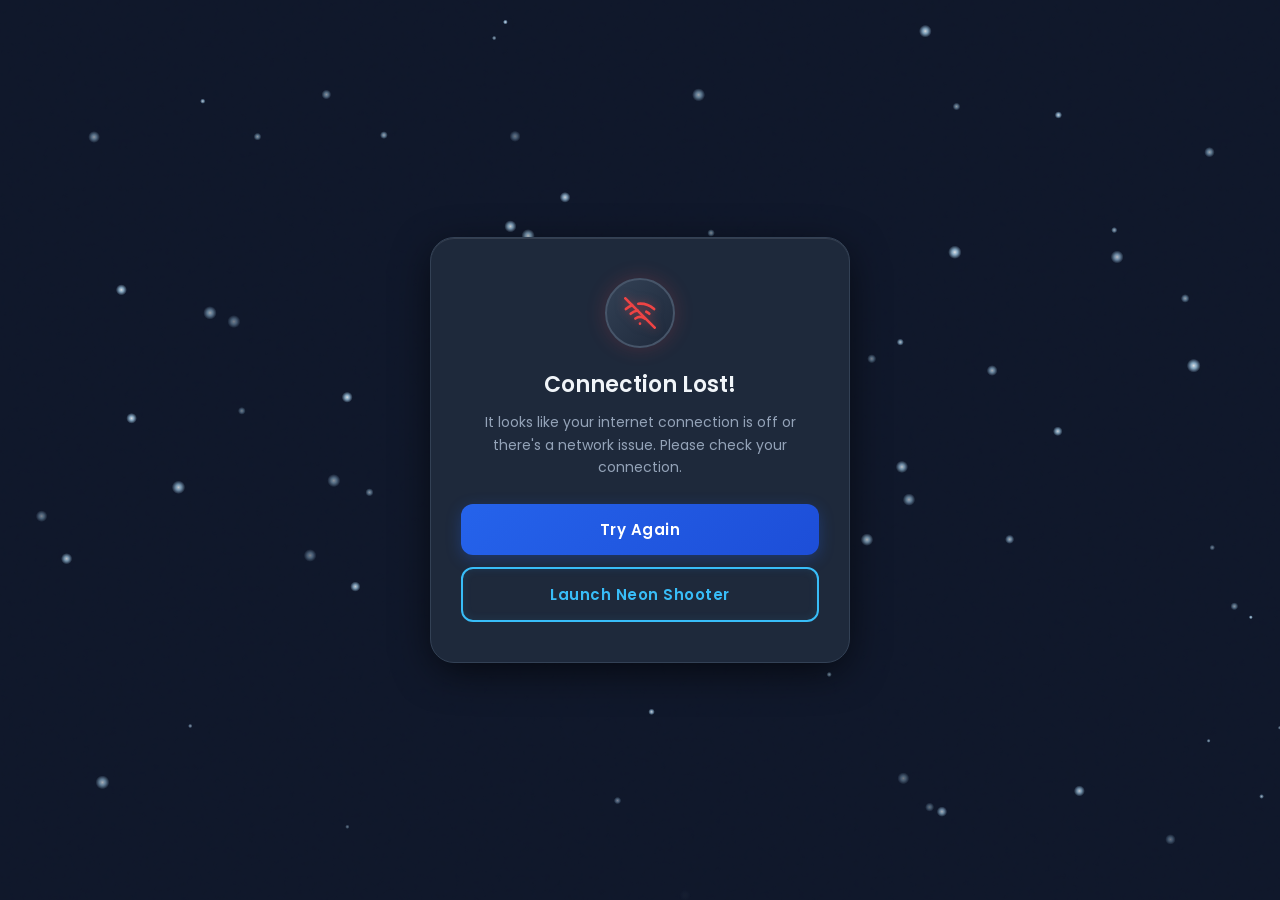
<file: offline.html>
<!DOCTYPE html>
<html lang="en">
<head>
    <meta charset="UTF-8">
    <meta name="viewport" content="width=device-width, initial-scale=1.0">
    <title>connection failed</title>
    <style>
        /* Premium Google Fonts */
        @import url('https://fonts.googleapis.com/css2?family=Poppins:wght@400;500;600;700&display=swap');

        * {
            margin: 0;
            padding: 0;
            box-sizing: border-box;
        }

        body {
            font-family: 'Poppins', sans-serif;
            background-color: #0f172a;
            color: #f8fafc;
            display: flex;
            align-items: center;
            justify-content: center;
            min-height: 100vh;
            overflow: hidden;
            position: relative;
        }

        /* Modern Clean Card Design */
        .offline-card {
            background-color: #1e293b;
            border: 1px solid #334155;
            padding: 40px 30px;
            border-radius: 24px;
            box-shadow: 0 10px 40px -5px rgba(0, 0, 0, 0.7), inset 0 1px 0 rgba(255,255,255,0.1);
            text-align: center;
            max-width: 420px;
            width: 90%;
            animation: fadeIn 0.6s ease-out;
            transition: all 0.4s cubic-bezier(0.4, 0, 0.2, 1);
            position: relative;
            z-index: 10;
            max-height: 95vh;
            overflow-y: auto;
            backdrop-filter: blur(10px);
        }

        /* Hide scrollbar for clean look */
        .offline-card::-webkit-scrollbar { display: none; }
        .offline-card { -ms-overflow-style: none; scrollbar-width: none; }

        /* Icon Wrapper */
        .icon-wrapper {
            margin-bottom: 20px;
            display: inline-flex;
            align-items: center;
            justify-content: center;
            width: 70px;
            height: 70px;
            background: linear-gradient(135deg, #334155, #1e293b);
            border: 2px solid #475569;
            border-radius: 50%;
            animation: float 4s ease-in-out infinite;
            box-shadow: 0 0 20px rgba(239, 68, 68, 0.2);
        }

        .icon-wrapper svg {
            width: 32px;
            height: 32px;
            stroke: #ef4444;
            filter: drop-shadow(0 0 5px rgba(239,68,68,0.5));
        }

        h1 {
            font-size: 22px;
            font-weight: 600;
            margin-bottom: 10px;
            color: #f1f5f9;
        }

        p {
            font-size: 14px;
            color: #94a3b8;
            line-height: 1.6;
            margin-bottom: 25px;
        }

        /* Action Buttons Container */
        .action-buttons {
            display: flex;
            flex-direction: column;
            gap: 12px;
            align-items: center;
            width: 100%;
        }

        /* Professional Solid Button */
        .btn {
            border: none;
            padding: 14px 28px;
            font-size: 15px;
            font-weight: 600;
            border-radius: 12px;
            cursor: pointer;
            font-family: 'Poppins', sans-serif;
            transition: all 0.3s ease;
            display: inline-flex;
            align-items: center;
            justify-content: center;
            gap: 10px;
            width: 100%;
            letter-spacing: 0.5px;
        }

        .retry-btn {
            background: linear-gradient(135deg, #2563eb, #1d4ed8);
            color: white;
            box-shadow: 0 4px 15px rgba(37, 99, 235, 0.3);
        }

        .retry-btn:hover {
            transform: translateY(-2px);
            box-shadow: 0 6px 20px rgba(37, 99, 235, 0.4);
        }

        .game-btn {
            background-color: transparent;
            color: #38bdf8;
            border: 2px solid #38bdf8;
            box-shadow: inset 0 0 10px rgba(56, 189, 248, 0.1);
        }

        .game-btn:hover {
            background-color: rgba(56, 189, 248, 0.1);
            transform: translateY(-2px);
            box-shadow: inset 0 0 15px rgba(56, 189, 248, 0.3), 0 0 15px rgba(56, 189, 248, 0.2);
        }

        .btn:active {
            transform: translateY(0);
        }

        /* Loading Spinner */
        .spinner {
            display: none;
            width: 18px;
            height: 18px;
            border: 2px solid rgba(255, 255, 255, 0.3);
            border-radius: 50%;
            border-top-color: white;
            animation: spin 0.8s linear infinite;
        }

        /* Success Toast */
        .toast {
            position: fixed;
            bottom: -70px;
            left: 50%;
            transform: translateX(-50%);
            background-color: #10b981;
            color: white;
            padding: 12px 24px;
            border-radius: 50px;
            font-size: 14px;
            font-weight: 500;
            box-shadow: 0 4px 15px rgba(16, 185, 129, 0.4);
            transition: bottom 0.4s cubic-bezier(0.68, -0.55, 0.265, 1.55);
            z-index: 100;
            display: flex;
            align-items: center;
            gap: 8px;
        }

        .toast.show {
            bottom: 40px;
        }

        /* Game Container */
        .game-container {
            display: none;
            margin-top: 20px;
            flex-direction: column;
            align-items: center;
            opacity: 0;
            transition: opacity 0.5s ease;
        }

        .game-container.show {
            display: flex;
            opacity: 1;
        }

        .score-board {
            display: flex;
            justify-content: space-between;
            width: 100%;
            margin-bottom: 12px;
            font-size: 14px;
            color: #cbd5e1;
            font-weight: 600;
            background: rgba(15, 23, 42, 0.5);
            padding: 8px 15px;
            border-radius: 8px;
            border: 1px solid #334155;
        }

        .score-board span span {
            color: #38bdf8;
            text-shadow: 0 0 8px rgba(56, 189, 248, 0.5);
        }

        canvas#proGame {
            background-color: #020617;
            border: 2px solid #1e293b;
            border-radius: 12px;
            box-shadow: 0 0 20px rgba(56, 189, 248, 0.15), inset 0 0 20px rgba(0,0,0,0.8);
            cursor: crosshair;
        }

        .game-hint {
            font-size: 12px;
            color: #64748b;
            margin-top: 12px;
            letter-spacing: 0.5px;
        }

        @keyframes spin { to { transform: rotate(360deg); } }
        @keyframes fadeIn { from { opacity: 0; transform: translateY(15px); } to { opacity: 1; transform: translateY(0); } }
        @keyframes float { 0% { transform: translateY(0px); } 50% { transform: translateY(-8px); } 100% { transform: translateY(0px); } }

        /* Effects */
        #ultra-promax-snow {
            position: fixed !important;
            top: 0 !important;
            left: 0 !important;
            width: 100vw !important;
            height: 100vh !important;
            pointer-events: none !important;
            z-index: 1 !important; 
            background: transparent !important;
        }

        .premium-film-grain {
            position: fixed !important;
            top: -100px !important;
            left: -100px !important;
            width: calc(100vw + 200px) !important;
            height: calc(100vh + 200px) !important;
            pointer-events: none !important;
            z-index: 2 !important; 
            background-image: url('data:image/svg+xml;utf8,%3Csvg viewBox="0 0 200 200" xmlns="http://www.w3.org/2000/svg"%3E%3Cfilter id="noiseFilter"%3E%3CfeTurbulence type="fractalNoise" baseFrequency="0.80" numOctaves="4" stitchTiles="stitch"/%3E%3C/filter%3E%3Crect width="100%25" height="100%25" filter="url(%23noiseFilter)"/%3E%3C/svg%3E') !important;
            mix-blend-mode: overlay !important; 
            opacity: 0.06 !important; 
            will-change: transform;
            animation: cinematic-jitter 0.3s steps(6) infinite !important;
        }

        @keyframes cinematic-jitter {
            0% { transform: translate(0, 0); }
            10% { transform: translate(-1%, -1%); }
            20% { transform: translate(-2%, 1%); }
            30% { transform: translate(1%, -2%); }
            40% { transform: translate(-1%, 3%); }
            50% { transform: translate(-2%, 1%); }
            60% { transform: translate(2%, 0%); }
            70% { transform: translate(0%, 2%); }
            80% { transform: translate(3%, 1%); }
            90% { transform: translate(-1%, 1%); }
            100% { transform: translate(0, 0); }
        }
    </style>
</head>
<body>

    <canvas id="ultra-promax-snow"></canvas>
    <div class="premium-film-grain"></div>

    <div class="offline-card" id="card">
        <div id="mainContent">
            <div class="icon-wrapper">
                <svg xmlns="http://www.w3.org/2000/svg" viewBox="0 0 24 24" fill="none" stroke-width="2" stroke-linecap="round" stroke-linejoin="round">
                    <line x1="1" y1="1" x2="23" y2="23"></line>
                    <path d="M16.72 11.06A10.94 10.94 0 0 1 19 12.55"></path>
                    <path d="M5 12.55a10.94 10.94 0 0 1 5.17-2.39"></path>
                    <path d="M10.71 5.05A16 16 0 0 1 22.58 9"></path>
                    <path d="M1.42 9a15.91 15.91 0 0 1 4.7-2.88"></path>
                    <path d="M8.53 16.11a6 6 0 0 1 6.95 0"></path>
                    <line x1="12" y1="20" x2="12.01" y2="20"></line>
                </svg>
            </div>
            
            <h1>Connection Lost!</h1>
            <p>It looks like your internet connection is off or there's a network issue. Please check your connection.</p>
            
            <div class="action-buttons">
                <button class="btn retry-btn" id="retryBtn">
                    <div class="spinner" id="btnSpinner"></div>
                    <span id="btnText">Try Again</span>
                </button>
                <button class="btn game-btn" id="playGameBtn">
                    Launch Neon Shooter
                </button>
            </div>
        </div>

        <div class="game-container" id="gameContainer">
            <div class="score-board">
                <span>Score: <span id="currentScore">0</span></span>
                <span>Best: <span id="highScore">0</span></span>
            </div>
            <canvas id="proGame" width="280" height="340"></canvas>
            <p class="game-hint">Drag or Touch to move • Auto-Fire</p>
        </div>
    </div>

    <div class="toast" id="toast">
        <svg width="18" height="18" viewBox="0 0 24 24" fill="none" stroke="currentColor" stroke-width="2" stroke-linecap="round" stroke-linejoin="round"><path d="M22 11.08V12a10 10 0 1 1-5.93-9.14"></path><polyline points="22 4 12 14.01 9 11.01"></polyline></svg>
        Internet is back online!
    </div>

    <script>
        const btn = document.getElementById('retryBtn');
        const btnText = document.getElementById('btnText');
        const spinner = document.getElementById('btnSpinner');
        const toast = document.getElementById('toast');
        const card = document.getElementById('card');
        const playGameBtn = document.getElementById('playGameBtn');
        const gameContainer = document.getElementById('gameContainer');

        // Smart Connection Checker
        async function checkConnection() {
            btn.style.pointerEvents = 'none';
            btnText.textContent = 'Checking...';
            spinner.style.display = 'block';

            await new Promise(resolve => setTimeout(resolve, 800));

            if (navigator.onLine) {
                showOnlineSuccess();
            } else {
                showOfflineError();
            }
        }

        function showOnlineSuccess() {
            btnText.textContent = 'Connection Restored!';
            spinner.style.display = 'none';
            btn.style.background = 'linear-gradient(135deg, #10b981, #059669)';
            btn.style.boxShadow = '0 4px 15px rgba(16, 185, 129, 0.3)';
            toast.classList.add('show');
            setTimeout(() => { window.location.reload(); }, 1500);
        }

        function showOfflineError() {
            btn.style.pointerEvents = 'auto';
            btnText.textContent = 'Try Again';
            spinner.style.display = 'none';
            
            card.animate([
                { transform: 'translateX(0)' },
                { transform: 'translateX(-6px)' },
                { transform: 'translateX(6px)' },
                { transform: 'translateX(-6px)' },
                { transform: 'translateX(6px)' },
                { transform: 'translateX(0)' }
            ], { duration: 400, easing: 'ease-in-out' });
        }

        btn.addEventListener('click', checkConnection);
        window.addEventListener('online', showOnlineSuccess);

        // --- PRO MAX GAME LOGIC (NEON SPACE SHOOTER) ---
        const cvs = document.getElementById("proGame");
        const ctx = cvs.getContext("2d");
        const currentScoreEl = document.getElementById("currentScore");
        const highScoreEl = document.getElementById("highScore");

        let animationId;
        let gameActive = false;
        let score = 0;
        let highScore = localStorage.getItem('neonShooterHigh') || 0;
        highScoreEl.textContent = highScore;

        // Entities
        let player, projectiles, enemies, particles;
        let frameCount = 0;

        class Player {
            constructor() {
                this.width = 24;
                this.height = 30;
                this.x = cvs.width / 2;
                this.y = cvs.height - 40;
                this.color = '#38bdf8'; // Neon Blue
            }
            draw() {
                ctx.save();
                ctx.beginPath();
                ctx.translate(this.x, this.y);
                ctx.moveTo(0, -this.height / 2);
                ctx.lineTo(this.width / 2, this.height / 2);
                ctx.lineTo(-this.width / 2, this.height / 2);
                ctx.closePath();
                
                ctx.fillStyle = this.color;
                ctx.shadowBlur = 15;
                ctx.shadowColor = this.color;
                ctx.fill();
                ctx.restore();
            }
        }

        class Projectile {
            constructor(x, y) {
                this.x = x;
                this.y = y;
                this.radius = 3;
                this.velocity = 7;
                this.color = '#fde047'; // Neon Yellow
            }
            draw() {
                ctx.beginPath();
                ctx.arc(this.x, this.y, this.radius, 0, Math.PI * 2);
                ctx.fillStyle = this.color;
                ctx.shadowBlur = 10;
                ctx.shadowColor = this.color;
                ctx.fill();
            }
            update() {
                this.y -= this.velocity;
                this.draw();
            }
        }

        class Enemy {
            constructor(x, y, radius, velocity) {
                this.x = x;
                this.y = y;
                this.radius = radius;
                this.velocity = velocity;
                this.color = '#ec4899'; // Neon Pink
                this.vertices = Math.floor(Math.random() * 3) + 4; // 4 to 6 sides
                this.angle = 0;
                this.spinSpeed = (Math.random() - 0.5) * 0.1;
            }
            draw() {
                ctx.save();
                ctx.translate(this.x, this.y);
                ctx.rotate(this.angle);
                ctx.beginPath();
                for (let i = 0; i < this.vertices; i++) {
                    ctx.lineTo(this.radius * Math.cos(this.angle + i * 2 * Math.PI / this.vertices),
                               this.radius * Math.sin(this.angle + i * 2 * Math.PI / this.vertices));
                }
                ctx.closePath();
                ctx.strokeStyle = this.color;
                ctx.lineWidth = 2;
                ctx.shadowBlur = 15;
                ctx.shadowColor = this.color;
                ctx.stroke();
                ctx.restore();
            }
            update() {
                this.y += this.velocity;
                this.angle += this.spinSpeed;
                this.draw();
            }
        }

        class Particle {
            constructor(x, y, dx, dy, color) {
                this.x = x;
                this.y = y;
                this.dx = dx;
                this.dy = dy;
                this.color = color;
                this.alpha = 1;
                this.size = Math.random() * 2 + 1;
            }
            draw() {
                ctx.save();
                ctx.globalAlpha = this.alpha;
                ctx.beginPath();
                ctx.arc(this.x, this.y, this.size, 0, Math.PI * 2);
                ctx.fillStyle = this.color;
                ctx.shadowBlur = 10;
                ctx.shadowColor = this.color;
                ctx.fill();
                ctx.restore();
            }
            update() {
                this.x += this.dx;
                this.y += this.dy;
                this.alpha -= 0.02;
                this.draw();
            }
        }

        function createParticles(x, y, color) {
            for (let i = 0; i < 15; i++) {
                const angle = Math.random() * Math.PI * 2;
                const speed = Math.random() * 3;
                particles.push(new Particle(x, y, Math.cos(angle) * speed, Math.sin(angle) * speed, color));
            }
        }

        function spawnEnemies() {
            // Smart Difficulty Scaling
            let spawnRate = Math.max(30, 90 - Math.floor(score / 5)); 
            if (frameCount % spawnRate === 0) {
                const radius = Math.random() * 10 + 10;
                const x = Math.random() * (cvs.width - radius * 2) + radius;
                const velocity = Math.random() * 1.5 + 1 + (score * 0.02);
                enemies.push(new Enemy(x, -radius, radius, velocity));
            }
        }

        function initGame() {
            gameActive = true;
            score = 0;
            frameCount = 0;
            currentScoreEl.textContent = score;
            player = new Player();
            projectiles = [];
            enemies = [];
            particles = [];
            animateGame();
        }

        function animateGame() {
            animationId = requestAnimationFrame(animateGame);
            frameCount++;

            // Cinematic Trail Effect
            ctx.fillStyle = 'rgba(2, 6, 23, 0.3)';
            ctx.fillRect(0, 0, cvs.width, cvs.height);

            player.draw();

            // Auto Fire
            if (frameCount % 15 === 0) {
                projectiles.push(new Projectile(player.x, player.y - player.height / 2));
            }

            // Update Particles
            particles.forEach((particle, index) => {
                if (particle.alpha <= 0) {
                    particles.splice(index, 1);
                } else {
                    particle.update();
                }
            });

            // Update Projectiles
            projectiles.forEach((projectile, pIndex) => {
                projectile.update();
                if (projectile.y + projectile.radius < 0) {
                    projectiles.splice(pIndex, 1);
                }
            });

            // Update Enemies & Collisions
            enemies.forEach((enemy, eIndex) => {
                enemy.update();

                // Collision with player (Game Over)
                const distPlayer = Math.hypot(player.x - enemy.x, player.y - enemy.y);
                if (distPlayer - enemy.radius - player.width / 2 < 1) {
                    cancelAnimationFrame(animationId);
                    gameOver();
                }

                // Collision with projectiles
                projectiles.forEach((projectile, pIndex) => {
                    const distProj = Math.hypot(projectile.x - enemy.x, projectile.y - enemy.y);
                    if (distProj - enemy.radius - projectile.radius < 1) {
                        createParticles(enemy.x, enemy.y, enemy.color);
                        score += 10;
                        currentScoreEl.textContent = score;
                        setTimeout(() => {
                            enemies.splice(eIndex, 1);
                            projectiles.splice(pIndex, 1);
                        }, 0);
                    }
                });

                // Remove off-screen enemies
                if (enemy.y > cvs.height + enemy.radius) {
                    enemies.splice(eIndex, 1);
                }
            });

            spawnEnemies();
        }

        function gameOver() {
            gameActive = false;
            if (score > highScore) {
                highScore = score;
                localStorage.setItem('neonShooterHigh', highScore);
                highScoreEl.textContent = highScore;
            }
            
            // Glitchy Red Flash
            ctx.fillStyle = "rgba(239, 68, 68, 0.4)";
            ctx.fillRect(0, 0, cvs.width, cvs.height);
            
            setTimeout(() => {
                ctx.fillStyle = "rgba(2, 6, 23, 0.8)";
                ctx.fillRect(0, 0, cvs.width, cvs.height);
                ctx.fillStyle = "#f8fafc";
                ctx.font = "bold 20px Poppins";
                ctx.textAlign = "center";
                ctx.fillText("CRASHED!", cvs.width / 2, cvs.height / 2 - 10);
                ctx.font = "12px Poppins";
                ctx.fillStyle = "#94a3b8";
                ctx.fillText("Tap to Restart", cvs.width / 2, cvs.height / 2 + 20);
            }, 100);
        }

        // Smart Controls (Mouse & Touch)
        function movePlayer(e) {
            if (!gameActive) return;
            const rect = cvs.getBoundingClientRect();
            let clientX = e.touches ? e.touches[0].clientX : e.clientX;
            let x = clientX - rect.left;
            // Prevent going out of bounds
            player.x = Math.max(player.width / 2, Math.min(cvs.width - player.width / 2, x));
        }

        cvs.addEventListener("mousemove", movePlayer);
        cvs.addEventListener("touchmove", (e) => {
            e.preventDefault(); // Stop scrolling on mobile while playing
            movePlayer(e);
        }, { passive: false });

        cvs.addEventListener("click", () => {
            if (!gameActive) initGame();
        });
        cvs.addEventListener("touchstart", () => {
            if (!gameActive) initGame();
        });

        // Launch Game Button Logic
        playGameBtn.addEventListener('click', () => {
            playGameBtn.style.display = 'none';
            gameContainer.classList.add('show');
            if (!gameActive) initGame();
        });

        // --- BACKGROUND EFFECTS (Untouched, strictly optimized) ---
        (function() {
            const canvas = document.getElementById('ultra-promax-snow');
            const ctx = canvas.getContext('2d');
            
            let width = canvas.width = window.innerWidth;
            let height = canvas.height = window.innerHeight;

            const maxParticles = width < 768 ? 40 : 80; 
            let particles = [];
            const mouse = { x: -1000, y: -1000, radius: 180 };

            window.addEventListener('mousemove', (e) => { mouse.x = e.clientX; mouse.y = e.clientY; });
            window.addEventListener('mouseout', () => { mouse.x = -1000; mouse.y = -1000; });
            window.addEventListener('resize', () => { width = canvas.width = window.innerWidth; height = canvas.height = window.innerHeight; });

            let windTime = 0;

            class UltraPremiumSnow {
                constructor() { this.reset(true); }
                reset(isInitial = false) {
                    this.x = Math.random() * width;
                    this.y = isInitial ? Math.random() * height : -20;
                    this.baseRadius = Math.random() * 2.5 + 1;
                    this.radius = this.baseRadius;
                    this.speedY = (Math.random() * 1.5 + 0.5) * (this.baseRadius * 0.4); 
                    this.speedX = Math.random() * 1 - 0.5;
                    this.wobble = Math.random() * Math.PI * 2;
                    this.wobbleSpeed = Math.random() * 0.02 + 0.01;
                    this.baseOpacity = Math.random() * 0.5 + 0.4;
                    this.opacity = this.baseOpacity;
                }
                update() {
                    this.wobble += this.wobbleSpeed;
                    const globalWind = Math.sin(windTime) * 0.5;
                    this.y += this.speedY;
                    this.x += this.speedX + Math.cos(this.wobble) * 0.5 + globalWind;
                    const dx = this.x - mouse.x;
                    const dy = this.y - mouse.y;
                    const distance = Math.sqrt(dx * dx + dy * dy);

                    if (distance < mouse.radius) {
                        const force = (mouse.radius - distance) / mouse.radius;
                        this.x += (dx / distance) * force * 4;
                        this.y += (dy / distance) * force * 4;
                        this.opacity = Math.min(1, this.baseOpacity + force);
                    } else { this.opacity = this.baseOpacity; }

                    const distanceFromBottom = height - this.y;
                    if (distanceFromBottom < 100) { this.opacity = this.baseOpacity * (distanceFromBottom / 100); }
                    if (this.y > height || this.x < -50 || this.x > width + 50) { this.reset(false); }
                }
                draw() {
                    const gradient = ctx.createRadialGradient(this.x, this.y, 0, this.x, this.y, this.radius * 2);
                    gradient.addColorStop(0, `rgba(255, 255, 255, ${this.opacity})`);
                    gradient.addColorStop(0.4, `rgba(180, 225, 255, ${this.opacity * 0.8})`);
                    gradient.addColorStop(1, `rgba(180, 225, 255, 0)`);
                    ctx.beginPath();
                    ctx.arc(this.x, this.y, this.radius * 2, 0, Math.PI * 2);
                    ctx.fillStyle = gradient;
                    ctx.fill();
                }
            }

            function init() { particles = []; for (let i = 0; i < maxParticles; i++) { particles.push(new UltraPremiumSnow()); } }
            function animate() {
                ctx.clearRect(0, 0, width, height);
                windTime += 0.005; 
                for (let i = 0; i < particles.length; i++) { particles[i].update(); particles[i].draw(); }
                requestAnimationFrame(animate);
            }

            init();
            animate();
        })();
    </script>
</body>
</html>
</file>
